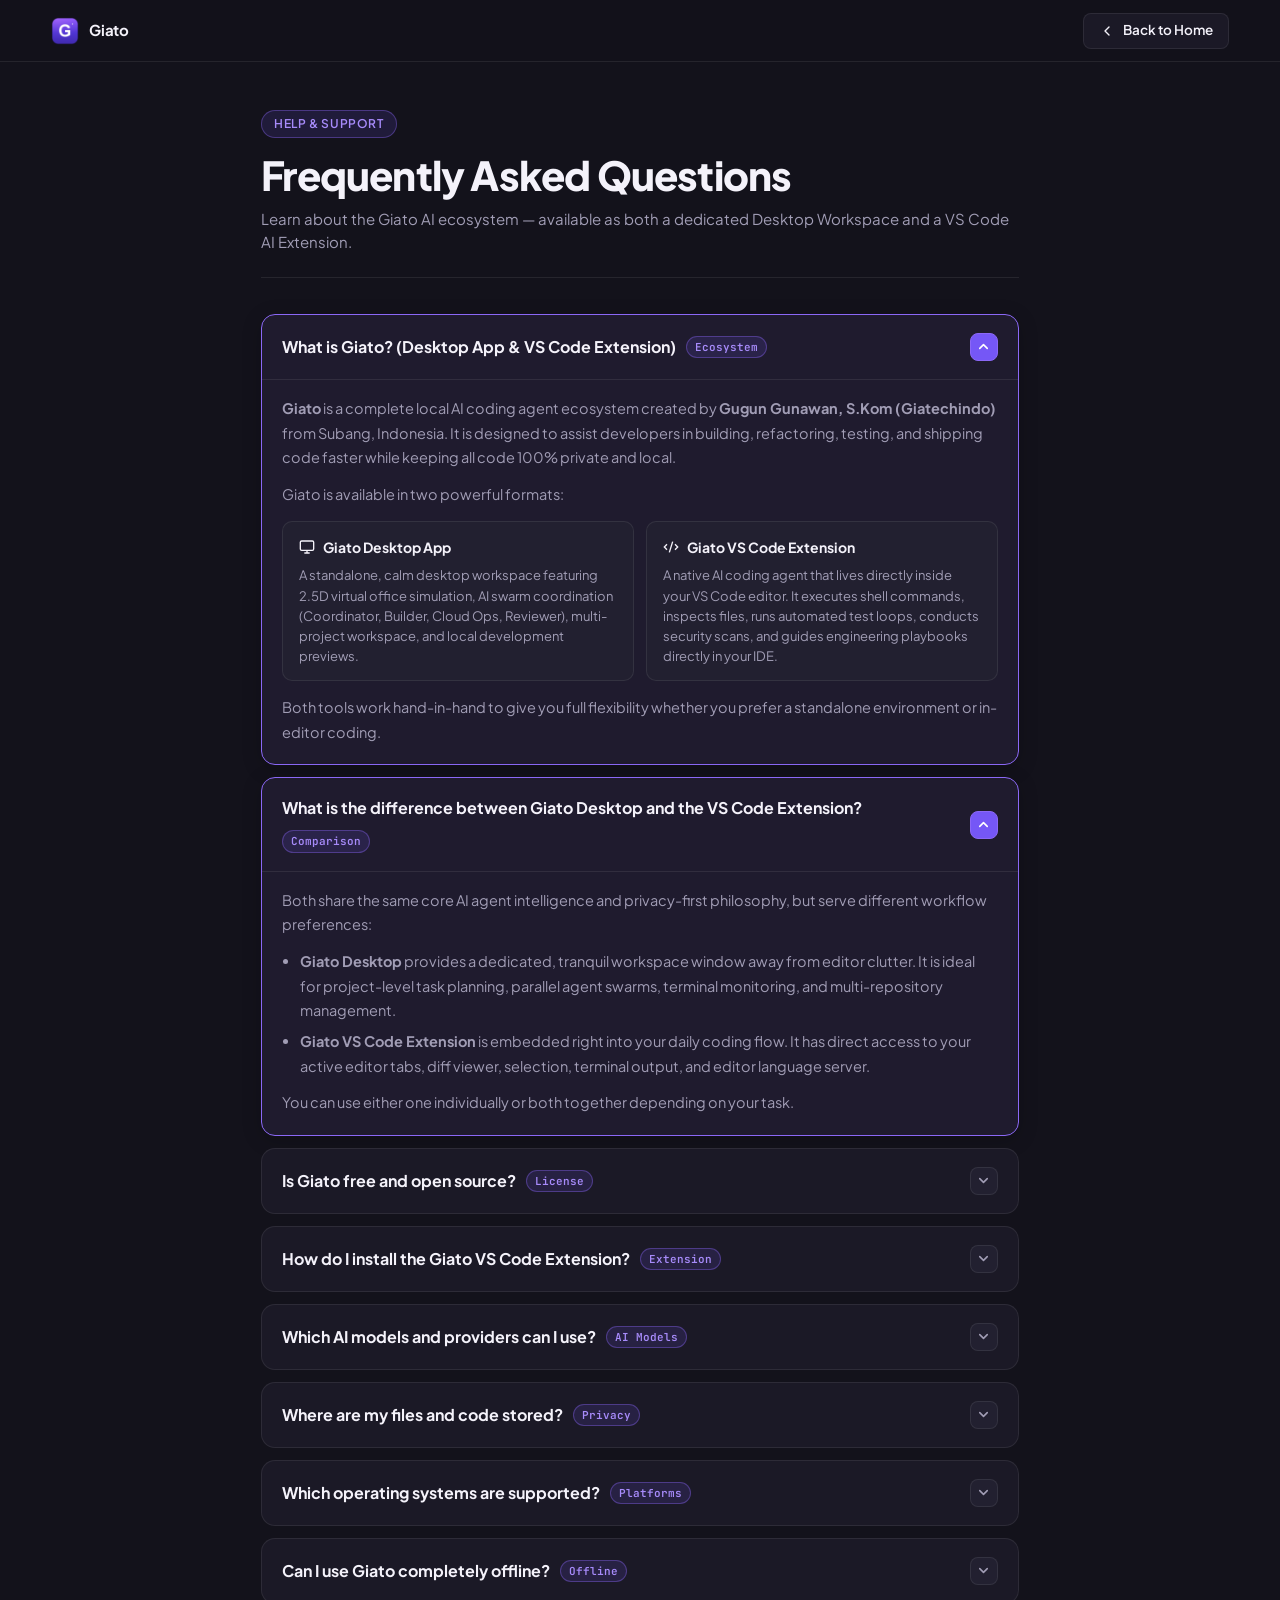
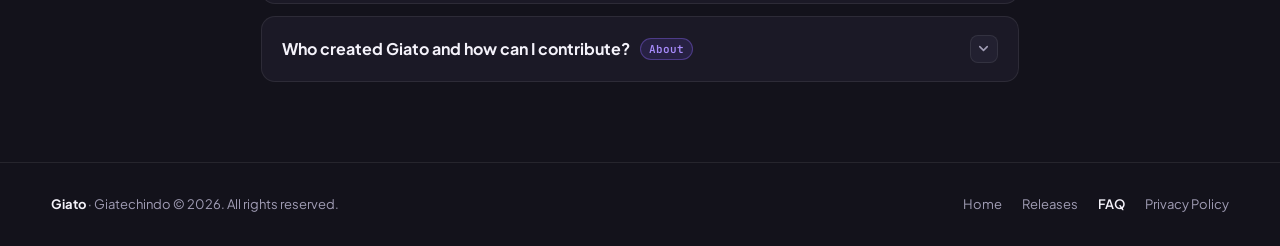
<file: faq.html>
<!doctype html>
<html lang="en" data-theme="dark">
<head>
  <meta charset="UTF-8" />
  <meta name="viewport" content="width=device-width, initial-scale=1.0" />
  <title>Frequently Asked Questions — Giato</title>
  <meta name="description" content="Frequently asked questions about Giato Desktop and Giato VS Code AI Coding Extension." />
  <link rel="icon" type="image/png" href="./assets/giato-icon.png" />
  <link rel="preconnect" href="https://fonts.googleapis.com" />
  <link rel="preconnect" href="https://fonts.gstatic.com" crossorigin />
  <link href="https://fonts.googleapis.com/css2?family=JetBrains+Mono:wght@400;500;600&family=Plus+Jakarta+Sans:wght@400;500;600;700;800&display=swap" rel="stylesheet" />
  <link rel="stylesheet" href="./styles.css" />
</head>
<body>
  <header class="topbar">
    <a class="brand" href="./index.html">
      <img src="./assets/giato-icon.png" alt="Giato" />
      <span>Giato</span>
    </a>

    <div class="topbar-right">
      <a class="btn" href="./index.html">
        <svg width="16" height="16" viewBox="0 0 24 24" fill="none" stroke="currentColor" stroke-width="2" stroke-linecap="round" stroke-linejoin="round"><path d="m15 18-6-6 6-6"/></svg>
        <span>Back to Home</span>
      </a>
    </div>
  </header>

  <main class="subpage-container">
    <div class="subpage-header">
      <span class="subpage-tag">Help &amp; Support</span>
      <h1 class="subpage-title">Frequently Asked Questions</h1>
      <p class="subpage-subtitle">Learn about the Giato AI ecosystem — available as both a dedicated Desktop Workspace and a VS Code AI Extension.</p>
    </div>

    <div class="faq-list">
      <!-- 1. What is Giato (Desktop & Extension) -->
      <details class="faq-item" open>
        <summary class="faq-summary">
          <div class="faq-title-wrap">
            <span>What is Giato? (Desktop App &amp; VS Code Extension)</span>
            <span class="faq-badge">Ecosystem</span>
          </div>
          <span class="faq-icon" aria-hidden="true">
            <svg viewBox="0 0 24 24" fill="none" stroke="currentColor" stroke-width="2.5" stroke-linecap="round" stroke-linejoin="round"><path d="m6 9 6 6 6-6"/></svg>
          </span>
        </summary>
        <div class="faq-body">
          <p><strong>Giato</strong> is a complete local AI coding agent ecosystem created by <strong>Gugun Gunawan, S.Kom (Giatechindo)</strong> from Subang, Indonesia. It is designed to assist developers in building, refactoring, testing, and shipping code faster while keeping all code 100% private and local.</p>
          <p>Giato is available in two powerful formats:</p>
          <div class="faq-highlight-box">
            <div class="faq-box-item">
              <strong>
                <svg width="16" height="16" viewBox="0 0 24 24" fill="none" stroke="currentColor" stroke-width="2"><rect width="20" height="14" x="2" y="3" rx="2"/><line x1="8" x2="16" y1="21" y2="21"/><line x1="12" x2="12" y1="17" y2="21"/></svg>
                Giato Desktop App
              </strong>
              <p>A standalone, calm desktop workspace featuring 2.5D virtual office simulation, AI swarm coordination (Coordinator, Builder, Cloud Ops, Reviewer), multi-project workspace, and local development previews.</p>
            </div>
            <div class="faq-box-item">
              <strong>
                <svg width="16" height="16" viewBox="0 0 24 24" fill="none" stroke="currentColor" stroke-width="2"><path d="m18 16 4-4-4-4"/><path d="m6 8-4 4 4 4"/><path d="m14.5 4-5 16"/></svg>
                Giato VS Code Extension
              </strong>
              <p>A native AI coding agent that lives directly inside your VS Code editor. It executes shell commands, inspects files, runs automated test loops, conducts security scans, and guides engineering playbooks directly in your IDE.</p>
            </div>
          </div>
          <p>Both tools work hand-in-hand to give you full flexibility whether you prefer a standalone environment or in-editor coding.</p>
        </div>
      </details>

      <!-- 2. Desktop vs Extension -->
      <details class="faq-item" open>
        <summary class="faq-summary">
          <div class="faq-title-wrap">
            <span>What is the difference between Giato Desktop and the VS Code Extension?</span>
            <span class="faq-badge">Comparison</span>
          </div>
          <span class="faq-icon" aria-hidden="true">
            <svg viewBox="0 0 24 24" fill="none" stroke="currentColor" stroke-width="2.5" stroke-linecap="round" stroke-linejoin="round"><path d="m6 9 6 6 6-6"/></svg>
          </span>
        </summary>
        <div class="faq-body">
          <p>Both share the same core AI agent intelligence and privacy-first philosophy, but serve different workflow preferences:</p>
          <ul>
            <li><strong>Giato Desktop</strong> provides a dedicated, tranquil workspace window away from editor clutter. It is ideal for project-level task planning, parallel agent swarms, terminal monitoring, and multi-repository management.</li>
            <li><strong>Giato VS Code Extension</strong> is embedded right into your daily coding flow. It has direct access to your active editor tabs, diff viewer, selection, terminal output, and editor language server.</li>
          </ul>
          <p>You can use either one individually or both together depending on your task.</p>
        </div>
      </details>

      <!-- 3. Free & Open Source -->
      <details class="faq-item">
        <summary class="faq-summary">
          <div class="faq-title-wrap">
            <span>Is Giato free and open source?</span>
            <span class="faq-badge">License</span>
          </div>
          <span class="faq-icon" aria-hidden="true">
            <svg viewBox="0 0 24 24" fill="none" stroke="currentColor" stroke-width="2.5" stroke-linecap="round" stroke-linejoin="round"><path d="m6 9 6 6 6-6"/></svg>
          </span>
        </summary>
        <div class="faq-body">
          <p>Yes! Giato is open source and free for personal, educational, and commercial development. You can inspect the source code, contribute features, and run it on your machines without subscription paywalls.</p>
          <p>For AI model inference, you can bring your own API keys (from OpenAI, Anthropic, DeepSeek, Google) or connect to 100% free local models via Ollama.</p>
        </div>
      </details>

      <!-- 4. Installing the Extension -->
      <details class="faq-item">
        <summary class="faq-summary">
          <div class="faq-title-wrap">
            <span>How do I install the Giato VS Code Extension?</span>
            <span class="faq-badge">Extension</span>
          </div>
          <span class="faq-icon" aria-hidden="true">
            <svg viewBox="0 0 24 24" fill="none" stroke="currentColor" stroke-width="2.5" stroke-linecap="round" stroke-linejoin="round"><path d="m6 9 6 6 6-6"/></svg>
          </span>
        </summary>
        <div class="faq-body">
          <p>Installing the extension is simple:</p>
          <ul>
            <li><strong>From VS Code Marketplace:</strong> Open VS Code, press <code>Ctrl+Shift+X</code> (or <code>Cmd+Shift+X</code> on macOS), search for <strong>"Giato"</strong>, and click <strong>Install</strong>.</li>
            <li><strong>From VSIX package:</strong> You can also download the latest <code>giato-*.vsix</code> package from our <a href="https://github.com/Giatechindo/giato-releases/releases" target="_blank" rel="noopener noreferrer" style="color: var(--g-purple-400); text-decoration: underline;">GitHub Releases</a> and run <code>code --install-extension giato.vsix</code>.</li>
          </ul>
        </div>
      </details>

      <!-- 5. Supported AI Models -->
      <details class="faq-item">
        <summary class="faq-summary">
          <div class="faq-title-wrap">
            <span>Which AI models and providers can I use?</span>
            <span class="faq-badge">AI Models</span>
          </div>
          <span class="faq-icon" aria-hidden="true">
            <svg viewBox="0 0 24 24" fill="none" stroke="currentColor" stroke-width="2.5" stroke-linecap="round" stroke-linejoin="round"><path d="m6 9 6 6 6-6"/></svg>
          </span>
        </summary>
        <div class="faq-body">
          <p>Giato supports a wide variety of state-of-the-art AI providers:</p>
          <ul>
            <li><strong>Cloud LLMs:</strong> Anthropic (Claude 3.5 Sonnet, Claude 3.7 Sonnet), OpenAI (GPT-4o, o1, o3-mini), DeepSeek (V3, R1), Google Gemini (2.0 Flash, 1.5 Pro), and OpenRouter.</li>
            <li><strong>Local LLMs:</strong> Ollama, LM Studio, vLLM, and any OpenAI-compatible local server (e.g., Llama 3.3, Qwen 2.5 Coder, Mistral, DeepSeek-Coder).</li>
          </ul>
        </div>
      </details>

      <!-- 6. Privacy & Storage -->
      <details class="faq-item">
        <summary class="faq-summary">
          <div class="faq-title-wrap">
            <span>Where are my files and code stored?</span>
            <span class="faq-badge">Privacy</span>
          </div>
          <span class="faq-icon" aria-hidden="true">
            <svg viewBox="0 0 24 24" fill="none" stroke="currentColor" stroke-width="2.5" stroke-linecap="round" stroke-linejoin="round"><path d="m6 9 6 6 6-6"/></svg>
          </span>
        </summary>
        <div class="faq-body">
          <p><strong>Strictly on your local machine.</strong> Giato adheres to local-first architecture. Your code repositories, session history, logs, and configuration remain on your computer. Giato never uploads, indexes, or sells your private codebase.</p>
          <p>For more details, please review our <a href="./privacy.html" style="color: var(--g-purple-400); text-decoration: underline;">Privacy Policy</a>.</p>
        </div>
      </details>

      <!-- 7. Supported OS -->
      <details class="faq-item">
        <summary class="faq-summary">
          <div class="faq-title-wrap">
            <span>Which operating systems are supported?</span>
            <span class="faq-badge">Platforms</span>
          </div>
          <span class="faq-icon" aria-hidden="true">
            <svg viewBox="0 0 24 24" fill="none" stroke="currentColor" stroke-width="2.5" stroke-linecap="round" stroke-linejoin="round"><path d="m6 9 6 6 6-6"/></svg>
          </span>
        </summary>
        <div class="faq-body">
          <p>Giato is fully cross-platform:</p>
          <ul>
            <li><strong>macOS:</strong> Universal installer supporting both Apple Silicon (M1/M2/M3/M4) and Intel processors (macOS 11 Big Sur and newer).</li>
            <li><strong>Windows:</strong> 64-bit installer (.exe and .msi) for Windows 10 and Windows 11.</li>
            <li><strong>Linux:</strong> Portable AppImage and Debian/Ubuntu (.deb) packages for x86_64 architecture.</li>
            <li><strong>VS Code Extension:</strong> Runs on any operating system where Visual Studio Code runs.</li>
          </ul>
        </div>
      </details>

      <!-- 8. Offline Usage -->
      <details class="faq-item">
        <summary class="faq-summary">
          <div class="faq-title-wrap">
            <span>Can I use Giato completely offline?</span>
            <span class="faq-badge">Offline</span>
          </div>
          <span class="faq-icon" aria-hidden="true">
            <svg viewBox="0 0 24 24" fill="none" stroke="currentColor" stroke-width="2.5" stroke-linecap="round" stroke-linejoin="round"><path d="m6 9 6 6 6-6"/></svg>
          </span>
        </summary>
        <div class="faq-body">
          <p>Yes! By connecting Giato (both the Desktop App and VS Code Extension) to a local model runner such as <strong>Ollama</strong> or <strong>LM Studio</strong>, all prompt processing and tool completions run on your own hardware without transmitting a single packet over the internet.</p>
        </div>
      </details>

      <!-- 9. Creator & Community -->
      <details class="faq-item">
        <summary class="faq-summary">
          <div class="faq-title-wrap">
            <span>Who created Giato and how can I contribute?</span>
            <span class="faq-badge">About</span>
          </div>
          <span class="faq-icon" aria-hidden="true">
            <svg viewBox="0 0 24 24" fill="none" stroke="currentColor" stroke-width="2.5" stroke-linecap="round" stroke-linejoin="round"><path d="m6 9 6 6 6-6"/></svg>
          </span>
        </summary>
        <div class="faq-body">
          <p>Giato was created by <strong>Gugun Gunawan, S.Kom</strong> (orang Subang, Indonesia) under <strong>Giatechindo</strong>.</p>
          <p>You can report bugs, submit feature requests, or contribute code to the project via our official GitHub repository at <a href="https://github.com/Giatechindo" target="_blank" rel="noopener noreferrer" style="color: var(--g-purple-400); text-decoration: underline;">github.com/Giatechindo</a>.</p>
        </div>
      </details>
    </div>
  </main>

  <footer>
    <div class="footer-inner">
      <div class="footer-copy">
        <strong>Giato</strong> · Giatechindo &copy; <span class="current-year">2025</span>. All rights reserved.
      </div>
      <div class="footer-links">
        <a href="./index.html">Home</a>
        <a href="https://github.com/Giatechindo/giato-releases/releases" target="_blank" rel="noopener noreferrer">Releases</a>
        <a href="./faq.html" class="active" style="color: var(--g-text); font-weight: 600;">FAQ</a>
        <a href="./privacy.html">Privacy Policy</a>
      </div>
    </div>
  </footer>

  <script>
    document.querySelectorAll('.current-year').forEach(function(el) {
      el.textContent = new Date().getFullYear();
    });
  </script>
</body>
</html>
</file>
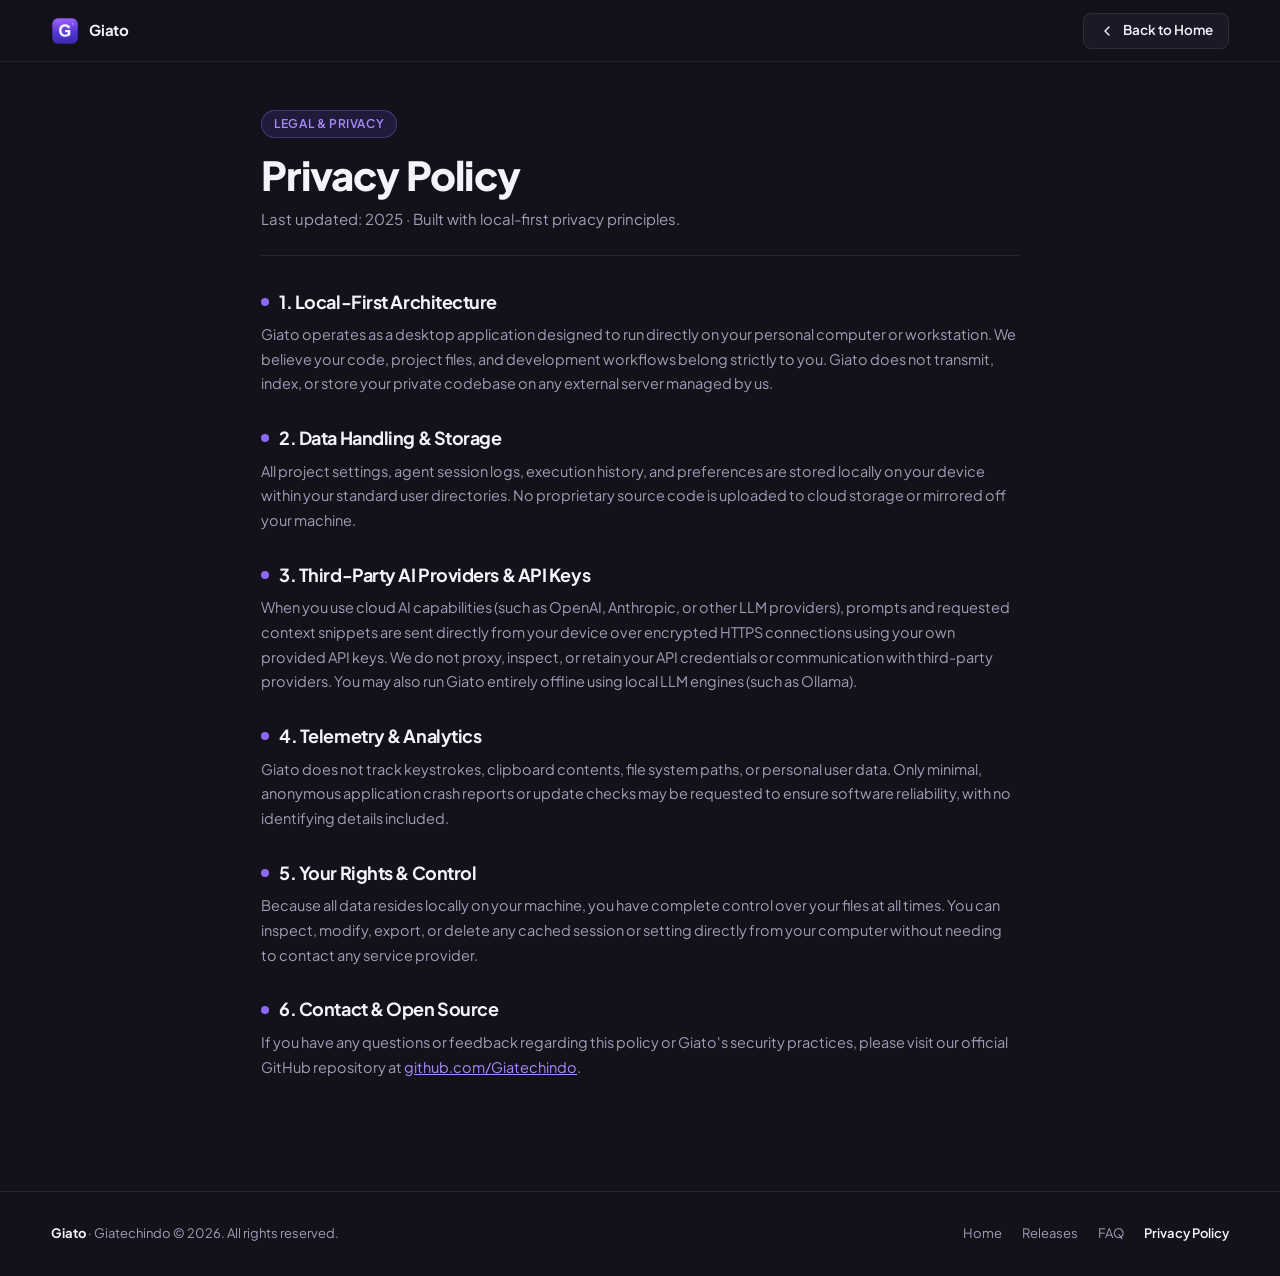
<file: privacy.html>
<!doctype html>
<html lang="en" data-theme="dark">
<head>
  <meta charset="UTF-8" />
  <meta name="viewport" content="width=device-width, initial-scale=1.0" />
  <title>Privacy Policy — Giato</title>
  <meta name="description" content="Privacy Policy for Giato Desktop Workspace Agent." />
  <link rel="icon" type="image/png" href="./assets/giato-icon.png" />
  <link rel="preconnect" href="https://fonts.googleapis.com" />
  <link rel="preconnect" href="https://fonts.gstatic.com" crossorigin />
  <link href="https://fonts.googleapis.com/css2?family=JetBrains+Mono:wght@400;500;600&family=Plus+Jakarta+Sans:wght@400;500;600;700;800&display=swap" rel="stylesheet" />
  <link rel="stylesheet" href="./styles.css" />
</head>
<body>
  <header class="topbar">
    <a class="brand" href="./index.html">
      <img src="./assets/giato-icon.png" alt="Giato" />
      <span>Giato</span>
    </a>

    <div class="topbar-right">
      <a class="btn" href="./index.html">
        <svg width="16" height="16" viewBox="0 0 24 24" fill="none" stroke="currentColor" stroke-width="2" stroke-linecap="round" stroke-linejoin="round"><path d="m15 18-6-6 6-6"/></svg>
        <span>Back to Home</span>
      </a>
    </div>
  </header>

  <main class="subpage-container">
    <div class="subpage-header">
      <span class="subpage-tag">Legal &amp; Privacy</span>
      <h1 class="subpage-title">Privacy Policy</h1>
      <p class="subpage-subtitle">Last updated: 2025 · Built with local-first privacy principles.</p>
    </div>

    <div class="legal-content">
      <section class="legal-section">
        <h2>1. Local-First Architecture</h2>
        <p>Giato operates as a desktop application designed to run directly on your personal computer or workstation. We believe your code, project files, and development workflows belong strictly to you. Giato does not transmit, index, or store your private codebase on any external server managed by us.</p>
      </section>

      <section class="legal-section">
        <h2>2. Data Handling &amp; Storage</h2>
        <p>All project settings, agent session logs, execution history, and preferences are stored locally on your device within your standard user directories. No proprietary source code is uploaded to cloud storage or mirrored off your machine.</p>
      </section>

      <section class="legal-section">
        <h2>3. Third-Party AI Providers &amp; API Keys</h2>
        <p>When you use cloud AI capabilities (such as OpenAI, Anthropic, or other LLM providers), prompts and requested context snippets are sent directly from your device over encrypted HTTPS connections using your own provided API keys. We do not proxy, inspect, or retain your API credentials or communication with third-party providers. You may also run Giato entirely offline using local LLM engines (such as Ollama).</p>
      </section>

      <section class="legal-section">
        <h2>4. Telemetry &amp; Analytics</h2>
        <p>Giato does not track keystrokes, clipboard contents, file system paths, or personal user data. Only minimal, anonymous application crash reports or update checks may be requested to ensure software reliability, with no identifying details included.</p>
      </section>

      <section class="legal-section">
        <h2>5. Your Rights &amp; Control</h2>
        <p>Because all data resides locally on your machine, you have complete control over your files at all times. You can inspect, modify, export, or delete any cached session or setting directly from your computer without needing to contact any service provider.</p>
      </section>

      <section class="legal-section">
        <h2>6. Contact &amp; Open Source</h2>
        <p>If you have any questions or feedback regarding this policy or Giato's security practices, please visit our official GitHub repository at <a href="https://github.com/Giatechindo" target="_blank" rel="noopener noreferrer" style="color: var(--g-purple-400); text-decoration: underline;">github.com/Giatechindo</a>.</p>
      </section>
    </div>
  </main>

  <footer>
    <div class="footer-inner">
      <div class="footer-copy">
        <strong>Giato</strong> · Giatechindo &copy; <span class="current-year">2025</span>. All rights reserved.
      </div>
      <div class="footer-links">
        <a href="./index.html">Home</a>
        <a href="https://github.com/Giatechindo/giato-releases/releases" target="_blank" rel="noopener noreferrer">Releases</a>
        <a href="./faq.html">FAQ</a>
        <a href="./privacy.html" class="active" style="color: var(--g-text); font-weight: 600;">Privacy Policy</a>
      </div>
    </div>
  </footer>

  <script>
    document.querySelectorAll('.current-year').forEach(function(el) {
      el.textContent = new Date().getFullYear();
    });
  </script>
</body>
</html>
</file>
<file: styles.css>
:root {
  color-scheme: dark;
  --g-purple-400: #a78bfa;
  --g-purple-500: #8b68f6;
  --g-purple-600: #7557f6;
  --g-purple-700: #6540ec;

  --g-page: #13121b;
  --g-surface: #1b1926;
  --g-surface-2: #222030;
  --g-border: rgba(255, 255, 255, 0.08);
  --g-border-strong: rgba(255, 255, 255, 0.15);
  --g-text: #f4f2fa;
  --g-muted: #a19db5;
  --g-dim: #706c85;

  --g-accent-soft: rgba(117, 87, 246, 0.14);
  --g-accent-border: rgba(139, 104, 246, 0.38);

  --g-font-ui: "Plus Jakarta Sans", "Inter", ui-sans-serif, system-ui, -apple-system, sans-serif;
  --g-font-mono: "JetBrains Mono", ui-monospace, SFMono-Regular, Menlo, Consolas, monospace;
  --g-pad-x: clamp(20px, 4vw, 64px);
}

html[data-theme="light"] {
  color-scheme: light;
  --g-page: #f6f5fa;
  --g-surface: #ffffff;
  --g-surface-2: #f1eff8;
  --g-border: rgba(29, 27, 44, 0.09);
  --g-border-strong: rgba(29, 27, 44, 0.16);
  --g-text: #1b1a29;
  --g-muted: #5d5972;
  --g-dim: #8a869e;

  --g-accent-soft: rgba(117, 87, 246, 0.1);
  --g-accent-border: rgba(117, 87, 246, 0.3);
}

*,
*::before,
*::after {
  box-sizing: border-box;
}

html {
  scroll-behavior: smooth;
  background: var(--g-page);
}

body {
  margin: 0;
  font-family: var(--g-font-ui);
  font-size: 15px;
  line-height: 1.5;
  color: var(--g-text);
  background: var(--g-page);
  -webkit-font-smoothing: antialiased;
  overflow-x: hidden;
}

a {
  color: inherit;
  text-decoration: none;
}

button {
  font: inherit;
  color: inherit;
  cursor: pointer;
}

.mono {
  font-family: var(--g-font-mono);
}

/* Header */
.topbar {
  position: sticky;
  top: 0;
  z-index: 40;
  height: 62px;
  display: flex;
  align-items: center;
  justify-content: space-between;
  gap: 20px;
  padding-inline: var(--g-pad-x);
  background: color-mix(in srgb, var(--g-page) 86%, transparent);
  backdrop-filter: blur(14px);
  -webkit-backdrop-filter: blur(14px);
  border-bottom: 1px solid var(--g-border);
}

.brand {
  display: inline-flex;
  align-items: center;
  gap: 10px;
  font-weight: 700;
  letter-spacing: -0.02em;
}

.brand img {
  width: 28px;
  height: 28px;
  border-radius: 7px;
  object-fit: cover;
}

.brand-ver {
  font-family: var(--g-font-mono);
  font-size: 11px;
  font-weight: 500;
  color: var(--g-muted);
  padding: 2px 8px;
  border-radius: 999px;
  border: 1px solid var(--g-border);
}

.nav-links {
  display: flex;
  align-items: center;
  gap: 28px;
  font-size: 13.5px;
  color: var(--g-muted);
}

.nav-links a:hover {
  color: var(--g-text);
}

.topbar-right {
  display: flex;
  align-items: center;
  gap: 10px;
}

.icon-btn {
  width: 36px;
  height: 36px;
  display: inline-flex;
  align-items: center;
  justify-content: center;
  border-radius: 8px;
  border: 1px solid var(--g-border);
  background: var(--g-surface);
  color: var(--g-muted);
}

.icon-btn:hover {
  color: var(--g-text);
  border-color: var(--g-border-strong);
}

.lang-btn {
  height: 36px;
  padding: 0 11px;
  display: inline-flex;
  align-items: center;
  justify-content: center;
  border-radius: 8px;
  border: 1px solid var(--g-border);
  background: var(--g-surface);
  color: var(--g-muted);
  font-family: var(--g-font-mono);
  font-size: 11.5px;
  font-weight: 600;
}

.lang-btn:hover {
  color: var(--g-text);
  border-color: var(--g-border-strong);
}

.btn {
  display: inline-flex;
  align-items: center;
  justify-content: center;
  gap: 8px;
  height: 36px;
  padding: 0 15px;
  border-radius: 8px;
  font-size: 13.5px;
  font-weight: 600;
  border: 1px solid var(--g-border);
  background: var(--g-surface);
  transition: background 140ms ease, border-color 140ms ease, transform 120ms ease;
}

.btn:hover {
  border-color: var(--g-border-strong);
}

.btn:active {
  transform: translateY(1px);
}

.btn-primary {
  background: var(--g-purple-600);
  border-color: var(--g-purple-500);
  color: #ffffff;
}

.btn-primary:hover {
  background: var(--g-purple-700);
}

.btn-lg {
  height: 44px;
  padding: 0 22px;
  font-size: 14px;
}

.btn svg,
.icon-btn svg {
  width: 16px;
  height: 16px;
  flex-shrink: 0;
}

.notice-strip {
  padding: 8px var(--g-pad-x);
  background: var(--g-accent-soft);
  border-bottom: 1px solid var(--g-accent-border);
  display: flex;
  align-items: center;
  justify-content: space-between;
  gap: 12px;
  font-size: 13px;
}

.notice-strip[hidden] {
  display: none;
}

.notice-strip-left {
  display: flex;
  align-items: center;
  gap: 9px;
}

.notice-strip svg {
  width: 15px;
  height: 15px;
  color: var(--g-purple-400);
}

/* Minimal Hero */
.hero {
  padding: clamp(28px, 4.5vh, 46px) var(--g-pad-x) 24px;
  display: flex;
  flex-wrap: wrap;
  align-items: flex-end;
  justify-content: space-between;
  gap: 20px 36px;
}

.hero-copy {
  max-width: 640px;
}

h1 {
  margin: 0 0 8px;
  font-size: clamp(34px, 4.8vw, 58px);
  line-height: 1.03;
  letter-spacing: -0.04em;
  font-weight: 700;
}

.hero-sub {
  margin: 0;
  font-size: clamp(15px, 1.3vw, 17px);
  color: var(--g-muted);
}

.hero-actions {
  display: flex;
  flex-direction: column;
  align-items: flex-end;
  gap: 8px;
}

.hero-btn-group {
  display: flex;
  flex-wrap: wrap;
  gap: 10px;
}

.hero-formats {
  display: flex;
  flex-wrap: wrap;
  gap: 14px;
  font-size: 12px;
  color: var(--g-dim);
}

.hero-formats a:hover {
  color: var(--g-text);
}

/* Full-Width 2.5D Virtual Office Stage */
.office-stage {
  position: relative;
  width: 100%;
  height: clamp(460px, 64vh, 680px);
  border-top: 1px solid var(--g-border);
  border-bottom: 1px solid var(--g-border);
  background: #100f18;
  overflow: hidden;
  perspective: 1600px;
}

html[data-theme="light"] .office-stage {
  background: #eeecf7;
}

#office-canvas {
  display: block;
  width: 100%;
  height: 100%;
  cursor: grab;
  transition: transform 180ms ease-out;
}

#office-canvas:active {
  cursor: grabbing;
}

.stage-top-bar {
  position: absolute;
  top: 16px;
  left: var(--g-pad-x);
  right: var(--g-pad-x);
  display: flex;
  align-items: center;
  justify-content: space-between;
  gap: 12px;
  pointer-events: none;
}

.live-pill {
  pointer-events: auto;
  display: inline-flex;
  align-items: center;
  gap: 9px;
  padding: 7px 13px;
  border-radius: 999px;
  background: rgba(19, 18, 27, 0.84);
  border: 1px solid var(--g-border-strong);
  backdrop-filter: blur(10px);
  font-size: 12.5px;
  color: #f4f2fa;
}

html[data-theme="light"] .live-pill {
  background: rgba(255, 255, 255, 0.9);
  color: #1b1a29;
}

.live-dot {
  width: 8px;
  height: 8px;
  border-radius: 50%;
  background: var(--g-purple-500);
  flex-shrink: 0;
}

.live-pill strong {
  font-weight: 600;
}

.live-pill span {
  color: var(--g-muted);
}

.stage-tools {
  pointer-events: auto;
  display: inline-flex;
  gap: 6px;
}

.stage-dock {
  position: absolute;
  bottom: 18px;
  left: 50%;
  transform: translateX(-50%);
  max-width: calc(100% - 32px);
  display: flex;
  flex-wrap: wrap;
  align-items: center;
  justify-content: center;
  gap: 6px;
  padding: 6px;
  border-radius: 12px;
  background: rgba(19, 18, 27, 0.86);
  border: 1px solid var(--g-border-strong);
  backdrop-filter: blur(12px);
}

html[data-theme="light"] .stage-dock {
  background: rgba(255, 255, 255, 0.92);
}

.dock-group {
  display: flex;
  align-items: center;
  gap: 4px;
}

.dock-divider {
  width: 1px;
  height: 20px;
  background: var(--g-border-strong);
  margin-inline: 2px;
}

.dock-btn {
  display: inline-flex;
  align-items: center;
  gap: 6px;
  height: 30px;
  padding: 0 11px;
  border-radius: 7px;
  border: 1px solid transparent;
  background: transparent;
  color: var(--g-muted);
  font-size: 12.5px;
  font-weight: 500;
  white-space: nowrap;
}

.dock-btn svg {
  width: 14px;
  height: 14px;
}

.dock-btn:hover {
  color: var(--g-text);
  background: rgba(255, 255, 255, 0.06);
}

html[data-theme="light"] .dock-btn:hover {
  background: rgba(0, 0, 0, 0.05);
}

.dock-btn.is-active {
  background: var(--g-purple-600);
  color: #ffffff;
}

.agent-dot {
  width: 7px;
  height: 7px;
  border-radius: 50%;
  flex-shrink: 0;
}

.dock-btn.is-selected {
  border-color: var(--g-border-strong);
  background: rgba(255, 255, 255, 0.08);
  color: var(--g-text);
}

html[data-theme="light"] .dock-btn.is-selected {
  background: rgba(117, 87, 246, 0.1);
}

/* Interactive Left-Right Kinetic Slider */
.slider-band {
  padding: 40px 0 46px;
  border-bottom: 1px solid var(--g-border);
  overflow: hidden;
}

.slider-head {
  padding-inline: var(--g-pad-x);
  display: flex;
  align-items: center;
  justify-content: space-between;
  gap: 16px;
  margin-bottom: 22px;
}

.slider-head h2 {
  font-size: clamp(20px, 2.2vw, 26px);
}

.slider-controls {
  display: inline-flex;
  align-items: center;
  gap: 8px;
}

.marquee-stack {
  display: flex;
  flex-direction: column;
  gap: 14px;
}

.marquee-viewport {
  width: 100%;
  overflow: hidden;
  mask-image: linear-gradient(to right, transparent, #000 5%, #000 95%, transparent);
  -webkit-mask-image: linear-gradient(to right, transparent, #000 5%, #000 95%, transparent);
}

.marquee-track {
  display: flex;
  gap: 14px;
  width: max-content;
  will-change: transform;
}

.slide-card {
  width: 280px;
  flex-shrink: 0;
  padding: 18px 20px;
  border-radius: 12px;
  border: 1px solid var(--g-border);
  background: var(--g-surface);
  display: flex;
  align-items: center;
  gap: 14px;
  transition: border-color 150ms ease, background 150ms ease, transform 150ms ease;
  cursor: pointer;
}

.slide-card:hover {
  border-color: var(--g-purple-500);
  background: var(--g-surface-2);
  transform: translateY(-2px);
}

.slide-icon {
  width: 40px;
  height: 40px;
  border-radius: 10px;
  background: var(--g-accent-soft);
  color: var(--g-purple-400);
  display: inline-flex;
  align-items: center;
  justify-content: center;
  flex-shrink: 0;
}

html[data-theme="light"] .slide-icon {
  color: var(--g-purple-700);
}

.slide-icon svg {
  width: 18px;
  height: 18px;
}

.slide-title {
  display: block;
  font-size: 14.5px;
  font-weight: 700;
  letter-spacing: -0.01em;
}

.slide-sub {
  display: block;
  font-size: 12.5px;
  color: var(--g-muted);
}

/* Downloads Band */
.section-band {
  padding: 52px var(--g-pad-x);
  border-bottom: 1px solid var(--g-border);
}

.band-head {
  display: flex;
  flex-wrap: wrap;
  align-items: flex-end;
  justify-content: space-between;
  gap: 16px;
  margin-bottom: 24px;
}

h2 {
  margin: 0;
  font-size: clamp(24px, 2.8vw, 34px);
  letter-spacing: -0.025em;
  line-height: 1.15;
}

.band-sub {
  margin: 4px 0 0;
  color: var(--g-muted);
  font-size: 14px;
}

.download-grid {
  display: grid;
  grid-template-columns: repeat(3, minmax(0, 1fr));
  gap: 16px;
}

.os-card {
  border: 1px solid var(--g-border);
  border-radius: 12px;
  background: var(--g-surface);
  padding: 22px;
  display: flex;
  flex-direction: column;
  gap: 16px;
}

.os-card.is-detected {
  border-color: var(--g-purple-500);
}

.os-head {
  display: flex;
  align-items: center;
  justify-content: space-between;
  gap: 12px;
}

.os-title {
  display: flex;
  align-items: center;
  gap: 12px;
}

.os-title h3 {
  margin: 0;
  font-size: 16px;
}

.os-title small {
  color: var(--g-muted);
  font-size: 12.5px;
}

.os-badge {
  font-size: 11.5px;
  padding: 2px 9px;
  border-radius: 999px;
  border: 1px solid var(--g-border);
  color: var(--g-muted);
}

.os-card.is-detected .os-badge {
  background: var(--g-accent-soft);
  border-color: var(--g-accent-border);
  color: var(--g-purple-400);
}

.os-actions {
  display: flex;
  flex-direction: column;
  gap: 8px;
  margin-top: auto;
}

.dl-link {
  display: flex;
  align-items: center;
  justify-content: space-between;
  gap: 10px;
  padding: 10px 13px;
  border-radius: 8px;
  border: 1px solid var(--g-border);
  background: var(--g-surface-2);
  font-size: 13.5px;
  font-weight: 600;
}

.dl-link:hover {
  border-color: var(--g-purple-500);
}

.dl-link small {
  font-family: var(--g-font-mono);
  font-size: 11.5px;
  font-weight: 500;
  color: var(--g-muted);
  margin-left: auto;
}

.dl-link svg {
  width: 15px;
  height: 15px;
  color: var(--g-purple-400);
}

/* Releases */
.release-list {
  display: grid;
  gap: 10px;
}

.release-row {
  padding: 16px 20px;
  border-radius: 10px;
  border: 1px solid var(--g-border);
  background: var(--g-surface);
  display: grid;
  grid-template-columns: 140px minmax(0, 1fr) auto;
  gap: 16px;
  align-items: center;
}

.release-ver strong {
  font-family: var(--g-font-mono);
  font-size: 14.5px;
  display: block;
}

.release-ver span {
  font-size: 12px;
  color: var(--g-muted);
}

.release-notes {
  margin: 0;
  font-size: 14px;
  color: var(--g-muted);
}

/* Footer */
footer {
  width: 100%;
  border-top: 1px solid var(--g-border);
  background: var(--g-page);
  padding: 32px var(--g-pad-x);
  font-size: 13px;
  color: var(--g-muted);
}

.footer-inner {
  max-width: 1200px;
  margin: 0 auto;
  width: 100%;
  display: flex;
  align-items: center;
  justify-content: space-between;
  flex-wrap: wrap;
  gap: 16px;
}

.footer-copy {
  color: var(--g-muted);
  font-size: 13px;
}

.footer-copy strong {
  color: var(--g-text);
}

.footer-links {
  display: flex;
  align-items: center;
  flex-wrap: wrap;
  gap: 20px;
}

.footer-links a {
  color: var(--g-muted);
  transition: color 140ms ease;
}

.footer-links a:hover,
.footer-links a.active {
  color: var(--g-text);
}

/* Subpages (Privacy, FAQ) */
.subpage-container {
  max-width: 860px;
  margin: 0 auto;
  padding: 48px var(--g-pad-x) 80px;
  min-height: calc(100vh - 160px);
}

.subpage-header {
  margin-bottom: 36px;
  border-bottom: 1px solid var(--g-border);
  padding-bottom: 24px;
}

.subpage-tag {
  display: inline-block;
  padding: 4px 12px;
  font-size: 12px;
  font-weight: 600;
  text-transform: uppercase;
  letter-spacing: 0.05em;
  border-radius: 999px;
  background: var(--g-accent-soft);
  color: var(--g-purple-400);
  border: 1px solid var(--g-accent-border);
  margin-bottom: 14px;
}

.subpage-title {
  font-size: clamp(28px, 4vw, 40px);
  font-weight: 800;
  letter-spacing: -0.02em;
  color: var(--g-text);
  margin: 0 0 10px;
  line-height: 1.15;
}

.subpage-subtitle {
  color: var(--g-muted);
  font-size: 15px;
  margin: 0;
}

.legal-section {
  margin-bottom: 32px;
}

.legal-section h2 {
  font-size: 18px;
  font-weight: 700;
  color: var(--g-text);
  margin: 0 0 10px;
  display: flex;
  align-items: center;
  gap: 10px;
}

.legal-section h2::before {
  content: "";
  display: inline-block;
  width: 8px;
  height: 8px;
  border-radius: 50%;
  background: var(--g-purple-500);
  flex-shrink: 0;
}

.legal-section p {
  color: var(--g-muted);
  font-size: 14.5px;
  line-height: 1.7;
  margin: 0 0 12px;
}

.faq-list {
  display: flex;
  flex-direction: column;
  gap: 12px;
}

/* Collapsible FAQ Accordion */
.faq-item {
  background: var(--g-surface);
  border: 1px solid var(--g-border);
  border-radius: 14px;
  overflow: hidden;
  transition: border-color 0.2s ease, background 0.2s ease, box-shadow 0.2s ease;
}

.faq-item:hover {
  border-color: var(--g-accent-border);
}

.faq-item[open] {
  border-color: var(--g-purple-500);
  background: color-mix(in srgb, var(--g-surface) 96%, var(--g-purple-600) 4%);
  box-shadow: 0 4px 20px rgba(0, 0, 0, 0.18);
}

.faq-summary {
  list-style: none;
  display: flex;
  align-items: center;
  justify-content: space-between;
  gap: 16px;
  padding: 18px 20px;
  cursor: pointer;
  user-select: none;
  font-size: 16px;
  font-weight: 700;
  color: var(--g-text);
  transition: color 0.15s ease, background 0.15s ease;
}

.faq-summary::-webkit-details-marker {
  display: none;
}

.faq-summary:hover {
  color: #ffffff;
}

.faq-title-wrap {
  display: flex;
  align-items: center;
  gap: 10px;
  flex-wrap: wrap;
}

.faq-badge {
  display: inline-flex;
  align-items: center;
  padding: 2px 8px;
  font-size: 11px;
  font-weight: 600;
  border-radius: 999px;
  background: var(--g-accent-soft);
  color: var(--g-purple-400);
  border: 1px solid var(--g-accent-border);
  font-family: var(--g-font-mono);
}

.faq-icon {
  width: 28px;
  height: 28px;
  flex-shrink: 0;
  display: inline-flex;
  align-items: center;
  justify-content: center;
  border-radius: 8px;
  background: var(--g-surface-2);
  border: 1px solid var(--g-border);
  color: var(--g-muted);
  transition: transform 0.25s cubic-bezier(0.4, 0, 0.2, 1), background 0.2s ease, color 0.2s ease, border-color 0.2s ease;
}

.faq-icon svg {
  width: 15px;
  height: 15px;
}

.faq-item[open] .faq-icon {
  transform: rotate(180deg);
  background: var(--g-purple-600);
  border-color: var(--g-purple-500);
  color: #ffffff;
}

.faq-body {
  padding: 0 20px 20px;
  color: var(--g-muted);
  font-size: 14.5px;
  line-height: 1.7;
  border-top: 1px solid var(--g-border);
  padding-top: 16px;
  animation: faqOpen 0.2s ease-out;
}

.faq-body p {
  margin: 0 0 12px;
}

.faq-body p:last-child {
  margin-bottom: 0;
}

.faq-body ul {
  margin: 0 0 12px 18px;
  padding: 0;
}

.faq-body li {
  margin-bottom: 6px;
}

.faq-highlight-box {
  display: grid;
  grid-template-columns: 1fr 1fr;
  gap: 12px;
  margin: 14px 0;
}

.faq-box-item {
  background: var(--g-surface-2);
  border: 1px solid var(--g-border);
  border-radius: 10px;
  padding: 14px 16px;
}

.faq-box-item strong {
  display: flex;
  align-items: center;
  gap: 8px;
  color: var(--g-text);
  font-size: 14px;
  margin-bottom: 6px;
}

.faq-box-item p {
  margin: 0 !important;
  font-size: 13px !important;
  line-height: 1.55 !important;
  color: var(--g-muted);
}

@keyframes faqOpen {
  from {
    opacity: 0;
    transform: translateY(-4px);
  }
  to {
    opacity: 1;
    transform: translateY(0);
  }
}

.faq-card {
  background: var(--g-surface);
  border: 1px solid var(--g-border);
  border-radius: 16px;
  padding: 22px 24px;
  transition: border-color 0.2s ease, transform 0.15s ease;
}

.faq-card:hover {
  border-color: var(--g-accent-border);
}

.faq-question {
  font-size: 17px;
  font-weight: 700;
  color: var(--g-text);
  margin: 0 0 8px;
}

.faq-answer {
  color: var(--g-muted);
  font-size: 14.5px;
  line-height: 1.65;
  margin: 0;
}

@media (max-width: 960px) {
  .download-grid {
    grid-template-columns: 1fr;
  }

  .hero-actions {
    align-items: flex-start;
  }
}

@media (max-width: 700px) {
  .nav-links,
  .dock-agent-group,
  .dock-divider {
    display: none;
  }

  .release-row {
    grid-template-columns: 1fr;
  }

  .office-stage {
    height: 420px;
  }

  .slide-card {
    width: 240px;
  }
}

/* Follow-gate modal: shown once before the first real download, asking the visitor to open the four
   social channels. It can only honestly check that each link was opened in a new tab, not that the
   person actually followed -- the copy and the "Open all four" label say exactly that, nothing more. */
.modal-overlay[hidden] {
  display: none;
}

.modal-overlay {
  position: fixed;
  inset: 0;
  z-index: 60;
  display: flex;
  align-items: center;
  justify-content: center;
  padding: 20px;
  background: rgba(10, 9, 15, 0.64);
  backdrop-filter: blur(6px);
  animation: modal-fade 160ms ease;
}

@keyframes modal-fade {
  from { opacity: 0; }
  to { opacity: 1; }
}

.modal-card {
  position: relative;
  width: 100%;
  max-width: 420px;
  padding: 32px 28px 28px;
  border-radius: 18px;
  border: 1px solid var(--g-border-strong);
  background: var(--g-surface);
  box-shadow: 0 24px 60px rgba(0, 0, 0, 0.35);
  text-align: center;
  animation: modal-pop 180ms cubic-bezier(0.2, 0.8, 0.2, 1);
}

@keyframes modal-pop {
  from { opacity: 0; transform: translateY(10px) scale(0.98); }
  to { opacity: 1; transform: translateY(0) scale(1); }
}

.modal-close {
  position: absolute;
  top: 12px;
  right: 12px;
}

.modal-icon {
  width: 52px;
  height: 52px;
  margin: 0 auto 14px;
  display: flex;
  align-items: center;
  justify-content: center;
  border-radius: 14px;
  background: var(--g-accent-soft);
  border: 1px solid var(--g-accent-border);
  color: var(--g-purple-400);
}

.modal-card h3 {
  margin: 0 0 6px;
  font-size: 19px;
  font-weight: 700;
}

.modal-sub {
  margin: 0 0 22px;
  color: var(--g-muted);
  font-size: 13.5px;
  line-height: 1.5;
}

.social-grid {
  display: grid;
  grid-template-columns: 1fr 1fr;
  gap: 10px;
  margin-bottom: 20px;
}

.social-link {
  position: relative;
  display: flex;
  align-items: center;
  gap: 8px;
  padding: 11px 12px;
  border-radius: 10px;
  border: 1px solid var(--g-border);
  background: var(--g-surface-2);
  color: var(--g-text);
  font-size: 13px;
  font-weight: 600;
  transition: border-color 140ms ease, background 140ms ease;
}

.social-link:hover {
  border-color: var(--g-accent-border);
}

.social-link svg:first-child {
  width: 17px;
  height: 17px;
  flex-shrink: 0;
  color: var(--g-muted);
}

.social-check {
  display: none;
  margin-left: auto;
  width: 15px !important;
  height: 15px !important;
  color: #ffffff !important;
  background: var(--g-purple-600);
  border-radius: 999px;
  padding: 2px;
}

.social-link.is-visited {
  border-color: var(--g-purple-500);
  background: var(--g-accent-soft);
}

.social-link.is-visited .social-check {
  display: inline-flex;
}

#follow-gate-continue {
  width: 100%;
}

#follow-gate-continue:disabled {
  opacity: 0.45;
  cursor: not-allowed;
}

@media (max-width: 420px) {
  .social-grid {
    grid-template-columns: 1fr;
  }
}

/* VS Code Marketplace extension card. */
.extension-card {
  display: flex;
  align-items: center;
  gap: 28px;
  padding: 28px;
  border-radius: 16px;
  border: 1px solid var(--g-accent-border);
  background: linear-gradient(135deg, var(--g-accent-soft), var(--g-surface) 55%);
}

.extension-glow {
  flex: none;
  width: 84px;
  height: 84px;
  display: flex;
  align-items: center;
  justify-content: center;
  border-radius: 20px;
  background: var(--g-purple-600);
  color: #ffffff;
  box-shadow: 0 0 0 1px var(--g-purple-500), 0 18px 40px rgba(117, 87, 246, 0.35);
}

.extension-glow svg {
  width: 38px;
  height: 38px;
}

.extension-info h3 {
  margin: 0 0 6px;
  font-size: 19px;
  font-weight: 700;
}

.extension-info h3 .mono {
  font-family: var(--g-font-mono);
  font-weight: 500;
  color: var(--g-muted);
  font-size: 14px;
}

.extension-info > p {
  margin: 0 0 16px;
  color: var(--g-muted);
  font-size: 14px;
  max-width: 520px;
}

.extension-actions {
  display: flex;
  flex-wrap: wrap;
  align-items: center;
  gap: 14px;
}

.extension-hint {
  display: flex;
  align-items: center;
  gap: 6px;
  margin: 0;
  color: var(--g-muted);
  font-size: 13px;
}

.extension-hint svg {
  width: 14px;
  height: 14px;
}

@media (max-width: 640px) {
  .extension-card {
    flex-direction: column;
    text-align: center;
  }

  .extension-actions {
    justify-content: center;
  }
}

/* --- Native Mobile Experience enhancements --- */
@media (max-width: 768px) {
  :root {
    --g-pad-x: 16px;
  }

  .topbar {
    height: 56px;
    padding-inline: 16px;
    gap: 12px;
  }

  .nav-links {
    display: none;
  }

  .brand span:not(.brand-ver) {
    font-size: 16px;
  }

  .hero {
    padding: 24px 16px 16px;
    flex-direction: column;
    align-items: stretch;
    text-align: left;
    gap: 16px;
  }

  .hero-actions {
    align-items: stretch;
    width: 100%;
  }

  .hero-btn-group {
    flex-direction: column;
    width: 100%;
  }

  .hero-btn-group .btn {
    width: 100%;
  }

  .hero-formats {
    justify-content: center;
    font-size: 13px;
    gap: 16px;
    padding-top: 4px;
  }

  .office-stage {
    height: 380px;
  }

  .stage-top-bar {
    top: 10px;
    left: 10px;
    right: 10px;
    padding: 8px 12px;
    flex-wrap: wrap;
    gap: 8px;
  }

  .live-pill {
    max-width: 100%;
    font-size: 11.5px;
  }

  .stage-tools {
    gap: 4px;
  }

  .stage-tools .icon-btn {
    width: 30px;
    height: 30px;
  }

  .stage-bottom-bar {
    bottom: 10px;
    left: 10px;
    right: 10px;
    padding: 8px 12px;
    font-size: 12px;
  }

  .modal-card {
    width: 92% !important;
    max-height: 85vh;
    padding: 22px 18px;
    border-radius: 18px;
  }

  .releases-grid {
    grid-template-columns: 1fr;
  }

  footer {
    padding: 24px 16px 36px;
  }

  .footer-inner {
    flex-direction: column;
    align-items: center;
    text-align: center;
    gap: 16px;
  }

  .footer-links {
    justify-content: center;
    gap: 12px 18px;
  }

  .subpage-container {
    padding: 28px 16px 60px;
  }

  .faq-card {
    padding: 18px 16px;
  }

  .faq-summary {
    padding: 16px 14px;
    font-size: 15px;
  }

  .faq-body {
    padding: 0 14px 16px;
    font-size: 14px;
  }
}

/* Touch feedback for mobile native feel */
@media (hover: none) and (pointer: coarse) {
  button, a, .btn, .icon-btn, .social-link {
    -webkit-tap-highlight-color: transparent;
    touch-action: manipulation;
  }

  button:active, .btn:active {
    transform: scale(0.97);
  }
}
</file>
